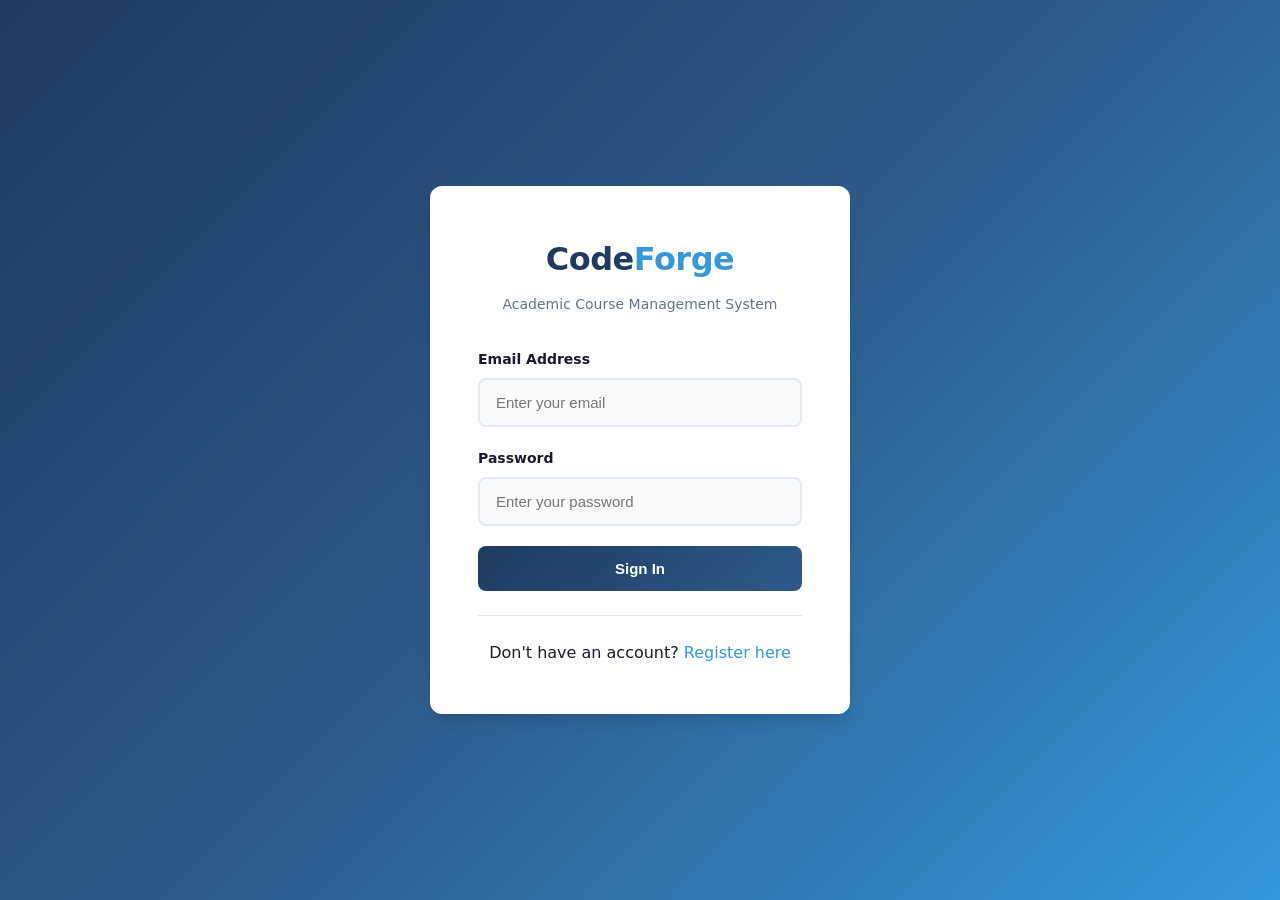
<file: CodeForge/src/main/resources/static/index.html>
<!DOCTYPE html>
<html lang="en">
<head>
    <meta charset="UTF-8">
    <meta name="viewport" content="width=device-width, initial-scale=1.0">
    <meta name="description" content="CodeForge - Academic Course Management System. Login to access your courses and learning materials.">
    <title>Login - CodeForge</title>
    <link rel="stylesheet" href="css/style.css">
</head>
<body>
<div class="auth-container">
    <div class="auth-card">
        <div class="auth-logo">
            <h1>Code<span>Forge</span></h1>
            <p>Academic Course Management System</p>
        </div>

        <div id="messageContainer"></div>

        <form id="loginForm">
            <div class="form-group">
                <label for="email">Email Address</label>
                <input
                        type="email"
                        id="email"
                        name="email"
                        placeholder="Enter your email"
                        required
                        autocomplete="email"
                >
            </div>

            <div class="form-group">
                <label for="password">Password</label>
                <input
                        type="password"
                        id="password"
                        name="password"
                        placeholder="Enter your password"
                        required
                        autocomplete="current-password"
                >
            </div>

            <button type="submit" class="btn btn-primary" id="loginBtn">
                Sign In
            </button>
        </form>

        <div class="auth-links">
            <p>Don't have an account? <a href="register.html">Register here</a></p>
        </div>
    </div>
</div>

<script src="js/app.js"></script>
<script>
    // Redirect if already logged in
    redirectIfAuthenticated();

    const loginForm = document.getElementById('loginForm');
    const loginBtn = document.getElementById('loginBtn');

    loginForm.addEventListener('submit', async (e) => {
      e.preventDefault();

      const email = document.getElementById('email').value.trim();
      const password = document.getElementById('password').value;

      // Validation
      if (!validateEmail(email)) {
        showMessage('messageContainer', 'Please enter a valid email address', 'error');
        return;
      }

      if (!validatePassword(password)) {
        showMessage('messageContainer', 'Password must be at least 6 characters', 'error');
        return;
      }

      loginBtn.disabled = true;
      loginBtn.textContent = 'Signing in...';

      try {
        const result = await login(email, password);

        showMessage('messageContainer', 'Login successful! Redirecting...', 'success');

        setTimeout(() => {
          if (result.role === 'ADMIN') {
            window.location.href = 'admin-dashboard.html';
          } else {
            window.location.href = 'dashboard.html';
          }
        }, 500);
      } catch (error) {
        showMessage('messageContainer', error.message || 'Login failed. Please check your credentials.', 'error');
        loginBtn.disabled = false;
        loginBtn.textContent = 'Sign In';
      }
    });
</script>
</body>
</html>
</file>
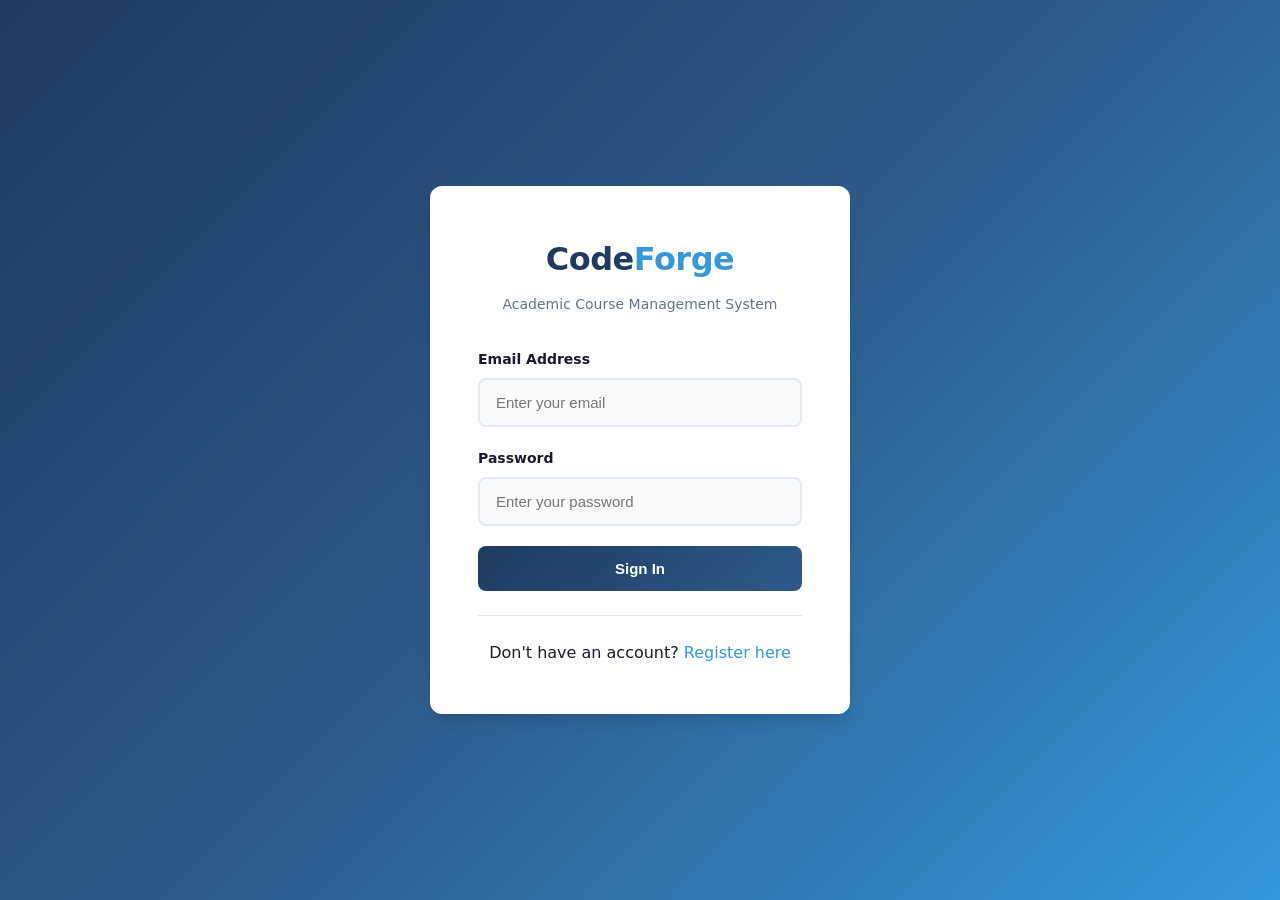
<file: CodeForge/src/main/resources/static/community.html>
<!DOCTYPE html>
<html lang="en">
<head>
    <meta charset="UTF-8">
    <meta name="viewport" content="width=device-width, initial-scale=1.0">
    <title>Community - CodeForge</title>
    <link rel="stylesheet" href="css/style.css">
</head>
<body>

<!-- Header -->
<div class="header">
    <h1 id="courseTitle">Community</h1>
    <div class="header-nav">
        <a href="dashboard.html">Dashboard</a>
        <a href="my-enrollments.html">My Enrollments</a>
        <a href="#" onclick="logout()">Logout</a>
    </div>
</div>

<div class="container">

    <a href="dashboard.html" class="back-link">← Back to Courses</a>

    <div class="community-container">

        <!-- Members -->
        <div class="members-section">
            <div class="members-header">Community Members</div>
            <div class="members-list" id="members">
                <div class="loading">Loading members...</div>
            </div>
        </div>

        <!-- Chat -->
        <div class="chat-section">
            <div class="chat-header">
                <span>Community Chat</span>
                <span class="chat-status">Online</span>
            </div>

            <div class="chat-messages" id="chatBox">
                <div class="loading">Loading messages...</div>
            </div>

            <div class="chat-input-container">
                <input
                        type="text"
                        id="messageInput"
                        placeholder="Type your message..."
                >
                <button class="btn btn-primary" id="sendBtn">Send</button>
            </div>
        </div>

    </div>
</div>

<script src="js/app.js"></script>
<script>
    // 🔐 Auth guard
    requireAuth();

    const params = new URLSearchParams(window.location.search);
    const courseId = params.get("courseId");
    const title = params.get("title");

    document.getElementById("courseTitle").innerText =
        title ? decodeURIComponent(title) : "Community";

    document.getElementById("sendBtn").addEventListener("click", sendMessage);

    // Initial load
    loadMembers();
    loadMessages();
    setInterval(loadMessages, 8000);

    // ---------------- FUNCTIONS ----------------

    async function loadMembers() {
        try {
            const members = await apiFetch(`/api/enrollments/course/${courseId}`);

            const container = document.getElementById("members");
            container.innerHTML = "";

            if (!members || members.length === 0) {
                container.innerHTML = "<div class='empty-state'>No members</div>";
                return;
            }

            members.forEach(m => {
                container.innerHTML += `
                    <div class="member-item">
                        <div class="member-avatar">
                            ${m.name.charAt(0).toUpperCase()}
                        </div>
                        <div class="member-info">
                            <div class="member-name">${escapeHtml(m.name)}</div>
                            <div class="member-email">${escapeHtml(m.email)}</div>
                            <div class="member-branch">${escapeHtml(m.branch)}</div>
                        </div>
                    </div>
                `;
            });
        } catch (err) {
            console.error("Failed to load members", err);
        }
    }

let lastMessageCount = 0;
async function loadMessages() {
    try {
        const res = await apiFetch(`/api/chat/${courseId}`);
        const messages = res;

        if (messages.length === lastMessageCount) return;

        lastMessageCount = messages.length;

        const box = document.getElementById("chatBox");
        box.innerHTML = "";

        messages.forEach(m => {
            box.innerHTML += `
              <div class="chat-message other">
                <div class="message-bubble">${escapeHtml(m.content)}</div>
                <div class="message-meta">
                  <span class="message-sender">${m.senderName}</span>
                  <span>${new Date(m.sentAt).toLocaleTimeString()}</span>
                </div>
              </div>
            `;
        });

        box.scrollTop = box.scrollHeight;
    } catch (err) {
        console.error("Failed to load messages", err);
    }
}

    async function sendMessage() {
        const input = document.getElementById("messageInput");
        const content = input.value.trim();

        if (!content) return;

        try {
            await apiFetch(`/api/chat/${courseId}`, {
                method: "POST",
                body: JSON.stringify({ content })
            });

            input.value = "";
            loadMessages();
        } catch (err) {
            console.error("Failed to send message", err);
        }
    }
</script>
</body>
</html>
</file>
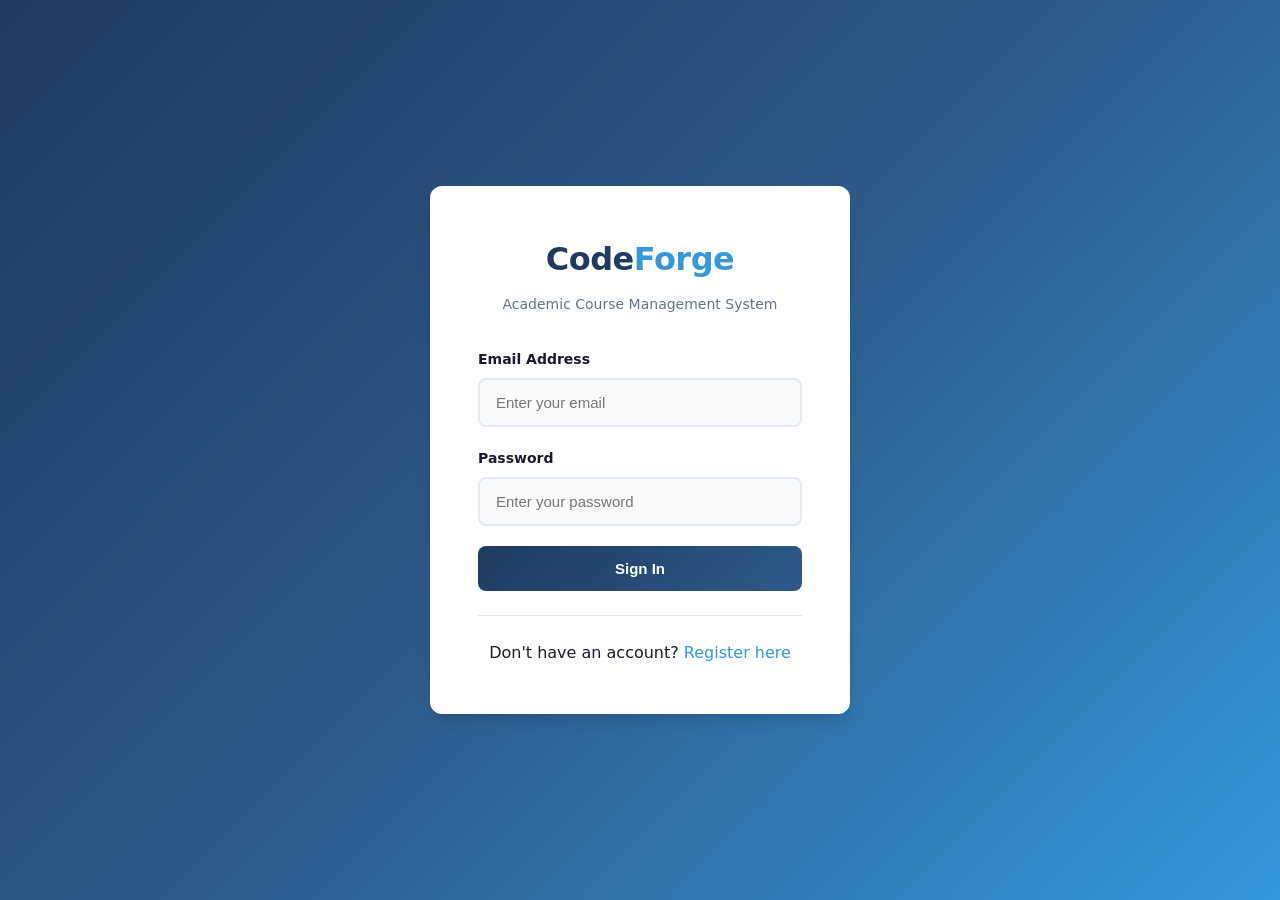
<file: CodeForge/src/main/resources/static/dashboard.html>
<!DOCTYPE html>
<html lang="en">
<head>
    <meta charset="UTF-8">
    <meta name="viewport" content="width=device-width, initial-scale=1.0">
    <meta name="description" content="CodeForge Student Dashboard - Browse and enroll in courses.">
    <title>Student Dashboard - CodeForge</title>
    <link rel="stylesheet" href="css/style.css">
</head>
<body>

<div class="dashboard">
    <!-- Navbar -->
    <nav class="navbar">
        <a href="dashboard.html" class="navbar-brand">Code<span>Forge</span></a>
        <div class="navbar-nav">
            <a href="dashboard.html" class="active">All Courses</a>
            <a href="my-enrollments.html">My Enrollments</a>
            <button class="btn-logout" id="logoutBtn">Logout</button>
        </div>
    </nav>

    <!-- Main Content -->
    <main class="main-content">
        <div class="page-header">
            <h1>Available Courses</h1>
            <p>Browse and enroll in courses to start learning</p>
        </div>

        <!-- Message -->
        <div id="messageContainer"></div>

        <!-- Search Box -->
        <div class="search-box">
            <input
                    type="text"
                    id="searchInput"
                    class="search-input"
                    placeholder="Search courses by title or description..."
                    oninput="handleSearch()"
            >
            <button class="btn btn-outline" onclick="clearSearch()">Clear</button>
        </div>

        <!-- Courses -->
        <div id="coursesContainer" class="cards-grid">
            <div class="loading">Loading courses...</div>
        </div>
    </main>
</div>

<!-- Scripts -->
<script src="js/app.js"></script>
<script>
    // 🔐 Role Guard
    requireRole('STUDENT');

    let enrolledCourseIds = new Set();
    let allCourses = [];

    // Load student's enrollments
    async function loadEnrollments() {
        try {
            const enrollments = await getMyEnrollments();
            enrolledCourseIds = new Set(
                enrollments.map(e => e.courseId || e.course?.id)
            );
        } catch (error) {
            console.error('Failed to load enrollments:', error);
        }
    }

    // Load all courses
    async function loadCourses() {
        const container = document.getElementById('coursesContainer');
        try {
            await loadEnrollments();
            allCourses = await getCourses();
            renderCourses(allCourses);
        } catch (error) {
            container.innerHTML =
                `<div class="message message-error">
                    Failed to load courses
                 </div>`;
        }
    }

    // Search handler
    function handleSearch() {
        const term = document.getElementById('searchInput').value;
        renderCourses(filterCourses(allCourses, term));
    }

    // Clear search
    function clearSearch() {
        document.getElementById('searchInput').value = '';
        renderCourses(allCourses);
    }

    // Render courses
    function renderCourses(courses) {
        const container = document.getElementById('coursesContainer');

        if (!courses || courses.length === 0) {
            container.innerHTML =
                '<div class="empty-state"><h3>No Courses Found</h3></div>';
            return;
        }

        container.innerHTML = courses.map(course => {
            const isEnrolled = enrolledCourseIds.has(course.id);

            return `
                <div class="card">
                    <div class="card-header">
                        <h3>${escapeHtml(course.name || course.title)}</h3>
                        <p>${escapeHtml(course.code || '')}</p>
                    </div>

                    <div class="card-body">
                        <p>${escapeHtml(course.description || 'No description')}</p>

                        <div class="card-actions">
                            ${
                                isEnrolled
                                    ? `
                                        <span class="badge badge-student">✓ Enrolled</span>
                                        <a
                                            href="community.html?courseId=${course.id}&title=${encodeURIComponent(course.name || course.title)}"
                                            class="btn btn-outline">
                                            View Community
                                        </a>
                                      `
                                    : `
                                        <button
                                            class="btn btn-success"
                                            onclick="handleEnroll(${course.id})">
                                            Enroll Now
                                        </button>
                                      `
                            }
                        </div>
                    </div>
                </div>
            `;
        }).join('');
    }

    // Enroll handler
    async function handleEnroll(courseId) {
        try {
            await enrollInCourse(courseId);
            showMessage('messageContainer', 'Successfully enrolled!', 'success');
            loadCourses();
        } catch (error) {
            showMessage(
                'messageContainer',
                error.message || 'Failed to enroll',
                'error'
            );
        }
    }

    // Init
    loadCourses();
</script>

</body>
</html>
</file>
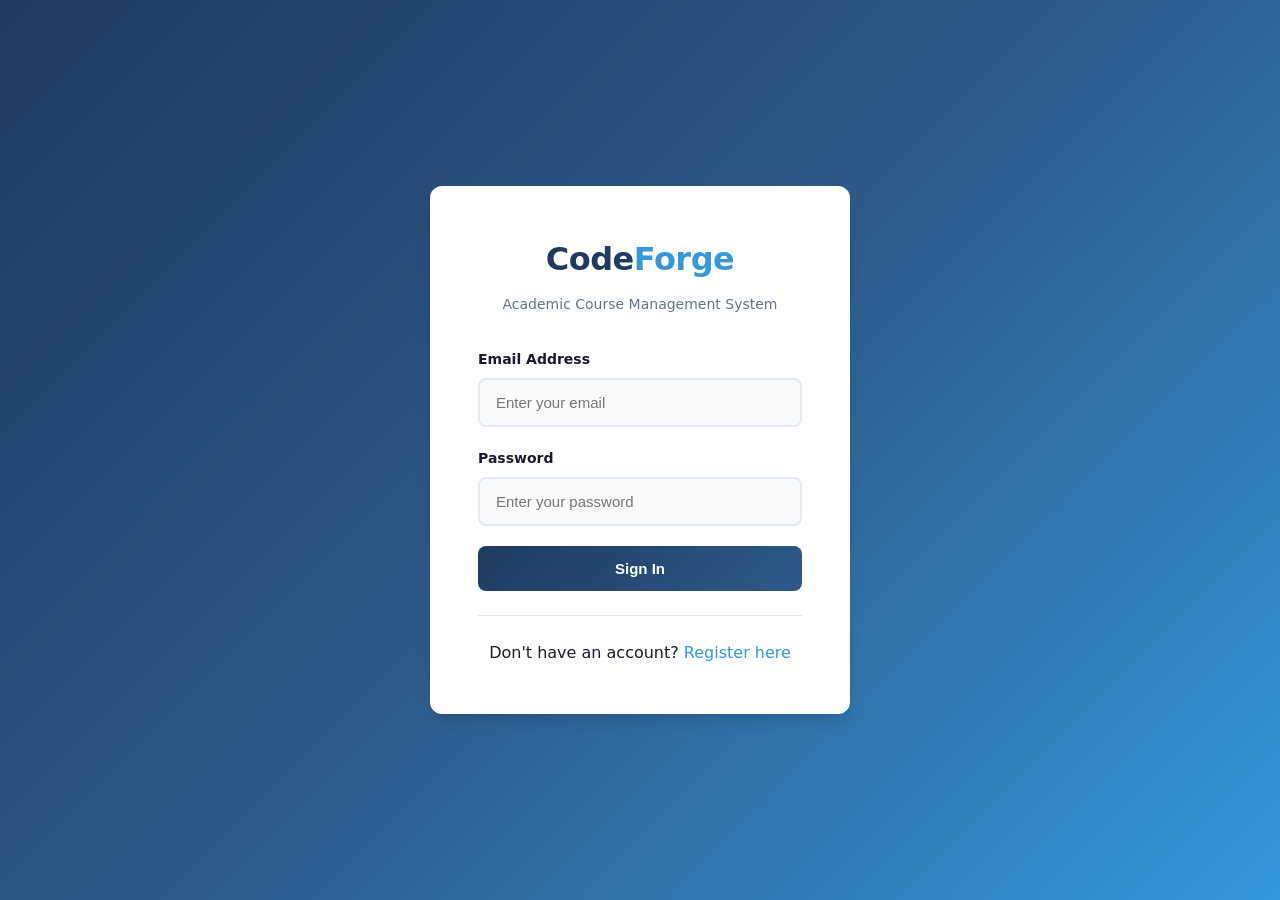
<file: CodeForge/src/main/resources/static/my-enrollments.html>
<!DOCTYPE html>
<html lang="en">
<head>
    <meta charset="UTF-8">
    <meta name="viewport" content="width=device-width, initial-scale=1.0">
    <meta name="description" content="CodeForge - View and manage your enrolled courses.">
    <title>My Enrollments - CodeForge</title>
    <link rel="stylesheet" href="css/style.css">
</head>
<body>

<div class="dashboard">
    <!-- Navbar -->
    <nav class="navbar">
        <a href="dashboard.html" class="navbar-brand">Code<span>Forge</span></a>
        <div class="navbar-nav">
            <a href="dashboard.html">All Courses</a>
            <a href="my-enrollments.html" class="active">My Enrollments</a>
            <button class="btn-logout" id="logoutBtn">Logout</button>
        </div>
    </nav>

    <!-- Main Content -->
    <main class="main-content">
        <div class="page-header">
            <h1>My Enrollments</h1>
            <p>Courses you are currently enrolled in</p>
        </div>

        <div id="messageContainer"></div>

        <div id="enrollmentsContainer" class="cards-grid">
            <div class="loading">Loading enrollments...</div>
        </div>
    </main>
</div>

<script src="js/app.js"></script>
<script>
    // 🔐 Auth Guard
    requireRole('STUDENT');

    async function loadEnrollments() {
      const container = document.getElementById("enrollmentsContainer");

      try {
        const enrollments = await getMyEnrollments();

        // No enrollments
        if (!enrollments || enrollments.length === 0) {
          container.innerHTML = `
            <div class="empty-state">
              <h3>No Enrollments Yet</h3>
              <p>
                You haven't enrolled in any courses.
                <a href="dashboard.html">Browse courses</a> to get started.
              </p>
            </div>
          `;
          return;
        }

        // Render enrollments
        container.innerHTML = enrollments.map(enrollment => `
          <div class="card">
            <div class="card-header">
              <h3>${escapeHtml(enrollment.courseTitle)}</h3>
            </div>

            <div class="card-body">
              <p>${escapeHtml(enrollment.courseDescription || "No description available")}</p>

              <p>
                <strong>Enrolled:</strong>
                ${formatDate(enrollment.enrolledAt)}
              </p>

              <div class="card-actions">
                <button
                  class="btn btn-danger btn-sm"
                  onclick="handleUnenroll(${enrollment.courseId})">
                  Unenroll
                </button>
              </div>
            </div>
          </div>
        `).join("");

      } catch (error) {
        container.innerHTML = `
          <div class="message message-error">
            Failed to load enrollments: ${escapeHtml(error.message)}
          </div>
        `;
      }
    }

    async function handleUnenroll(courseId) {
      if (!confirm("Are you sure you want to unenroll from this course?")) {
        return;
      }

      try {
        await unenrollFromCourse(courseId);
        showMessage("messageContainer", "Successfully unenrolled from course.", "success");
        loadEnrollments();
      } catch (error) {
        showMessage("messageContainer", error.message || "Failed to unenroll", "error");
      }
    }

    // Initial Load
    loadEnrollments();
</script>

</body>
</html>
</file>
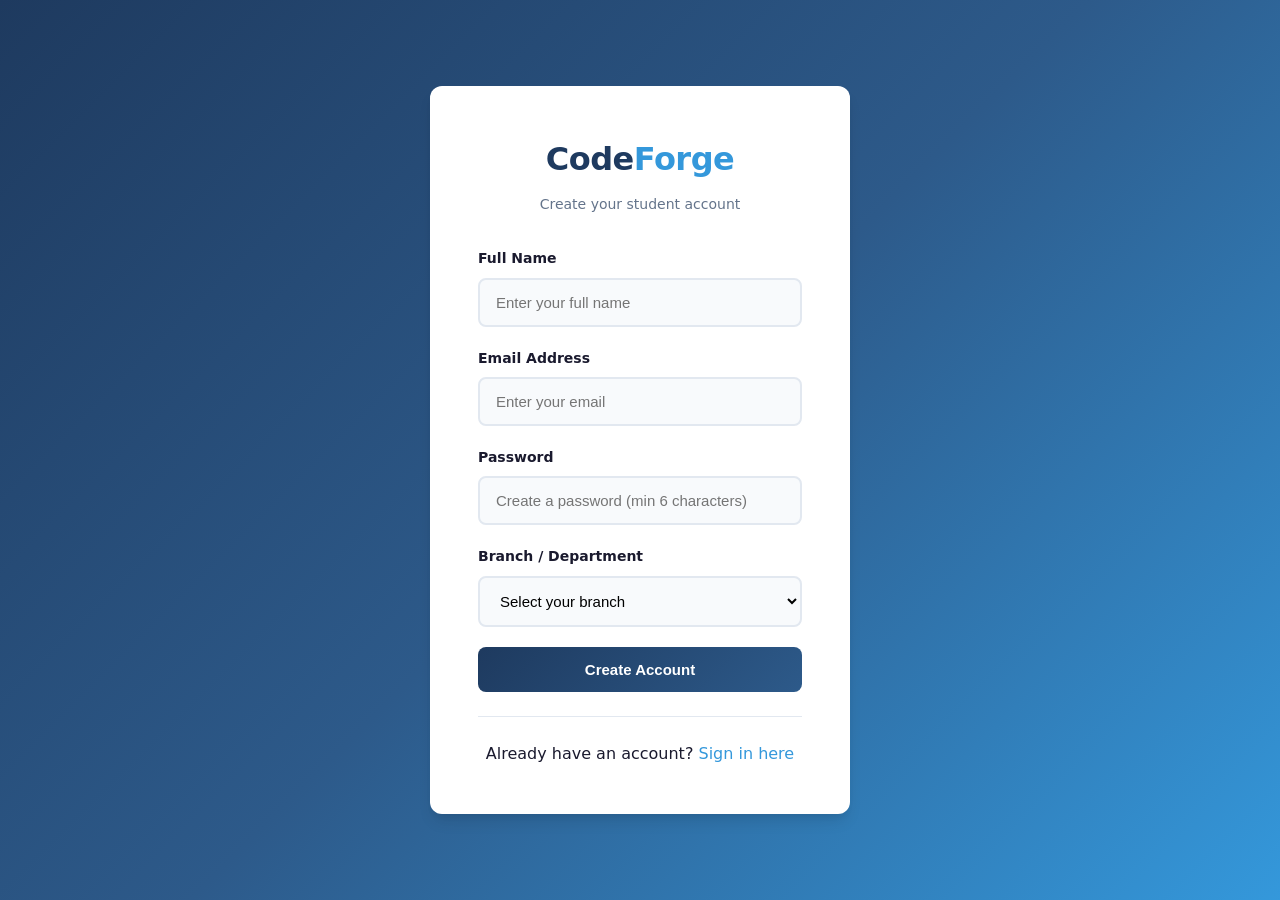
<file: CodeForge/src/main/resources/static/register.html>
<!DOCTYPE html>
<html lang="en">
<head>
    <meta charset="UTF-8">
    <meta name="viewport" content="width=device-width, initial-scale=1.0">
    <meta name="description" content="Create your CodeForge account to access courses and learning materials.">
    <title>Register - CodeForge</title>
    <link rel="stylesheet" href="css/style.css">
</head>
<body>
<div class="auth-container">
    <div class="auth-card">
        <div class="auth-logo">
            <h1>Code<span>Forge</span></h1>
            <p>Create your student account</p>
        </div>

        <div id="messageContainer"></div>

        <form id="registerForm">
            <div class="form-group">
                <label for="name">Full Name</label>
                <input
                        type="text"
                        id="name"
                        name="name"
                        placeholder="Enter your full name"
                        required
                        maxlength="100"
                        autocomplete="name"
                >
            </div>

            <div class="form-group">
                <label for="email">Email Address</label>
                <input
                        type="email"
                        id="email"
                        name="email"
                        placeholder="Enter your email"
                        required
                        maxlength="255"
                        autocomplete="email"
                >
            </div>

            <div class="form-group">
                <label for="password">Password</label>
                <input
                        type="password"
                        id="password"
                        name="password"
                        placeholder="Create a password (min 6 characters)"
                        required
                        minlength="6"
                        autocomplete="new-password"
                >
            </div>

            <div class="form-group">
                <label for="branch">Branch / Department</label>
                <select id="branch" name="branch" required>
                    <option value="">Select your branch</option>
                    <option value="CSE">Computer Science & Engineering</option>
                    <option value="ECE">Electronics & Communication</option>
                    <option value="EEE">Electrical & Electronics</option>
                    <option value="ME">Mechanical Engineering</option>
                    <option value="CE">Civil Engineering</option>
                    <option value="IT">Information Technology</option>
                    <option value="OTHER">Other</option>
                </select>
            </div>

            <button type="submit" class="btn btn-primary" id="registerBtn">
                Create Account
            </button>
        </form>

        <div class="auth-links">
            <p>Already have an account? <a href="index.html">Sign in here</a></p>
        </div>
    </div>
</div>

<script src="js/app.js"></script>
<script>
    // Redirect if already logged in
    redirectIfAuthenticated();

    const registerForm = document.getElementById('registerForm');
    const registerBtn = document.getElementById('registerBtn');

    registerForm.addEventListener('submit', async (e) => {
      e.preventDefault();

      const name = document.getElementById('name').value.trim();
      const email = document.getElementById('email').value.trim();
      const password = document.getElementById('password').value;
      const branch = document.getElementById('branch').value;

      // Validation
      if (!validateRequired(name)) {
        showMessage('messageContainer', 'Please enter your full name', 'error');
        return;
      }

      if (!validateEmail(email)) {
        showMessage('messageContainer', 'Please enter a valid email address', 'error');
        return;
      }

      if (!validatePassword(password)) {
        showMessage('messageContainer', 'Password must be at least 6 characters', 'error');
        return;
      }

      if (!validateRequired(branch)) {
        showMessage('messageContainer', 'Please select your branch', 'error');
        return;
      }

      registerBtn.disabled = true;
      registerBtn.textContent = 'Creating account...';

      try {
        await register(name, email, password, branch);

        showMessage('messageContainer', 'Account created successfully! Redirecting to login...', 'success');

        setTimeout(() => {
          window.location.href = 'index.html';
        }, 1500);
      } catch (error) {
        showMessage('messageContainer', error.message || 'Registration failed. Please try again.', 'error');
        registerBtn.disabled = false;
        registerBtn.textContent = 'Create Account';
      }
    });
</script>
</body>
</html>
</file>
<file: CodeForge/src/main/resources/static/css/style.css>
/* CodeForge - Academic Course Management System */
* {
  margin: 0;
  padding: 0;
  box-sizing: border-box;
}

:root {
  --primary: #1e3a5f;
  --primary-light: #2d5a8a;
  --primary-dark: #0f1d2f;
  --secondary: #3498db;
  --accent: #27ae60;
  --danger: #e74c3c;
  --warning: #f39c12;
  --bg-light: #f8fafc;
  --bg-card: #ffffff;
  --text-dark: #1a1a2e;
  --text-muted: #64748b;
  --border: #e2e8f0;
  --shadow: 0 4px 6px -1px rgba(0, 0, 0, 0.1), 0 2px 4px -1px rgba(0, 0, 0, 0.06);
  --shadow-lg: 0 10px 15px -3px rgba(0, 0, 0, 0.1), 0 4px 6px -2px rgba(0, 0, 0, 0.05);
  --radius: 12px;
}

body {
  font-family: 'Segoe UI', system-ui, -apple-system, sans-serif;
  background: var(--bg-light);
  color: var(--text-dark);
  min-height: 100vh;
  line-height: 1.6;
}

/* Auth Pages */
.auth-container {
  min-height: 100vh;
  display: flex;
  align-items: center;
  justify-content: center;
  background: linear-gradient(135deg, var(--primary) 0%, var(--primary-light) 50%, var(--secondary) 100%);
  padding: 20px;
}

.auth-card {
  background: var(--bg-card);
  padding: 48px;
  border-radius: var(--radius);
  box-shadow: var(--shadow-lg);
  width: 100%;
  max-width: 420px;
}

.auth-logo {
  text-align: center;
  margin-bottom: 32px;
}

.auth-logo h1 {
  font-size: 32px;
  font-weight: 700;
  color: var(--primary);
  letter-spacing: -0.5px;
}

.auth-logo span {
  color: var(--secondary);
}

.auth-logo p {
  color: var(--text-muted);
  font-size: 14px;
  margin-top: 8px;
}

/* Forms */
.form-group {
  margin-bottom: 20px;
}

.form-group label {
  display: block;
  font-weight: 600;
  font-size: 14px;
  color: var(--text-dark);
  margin-bottom: 8px;
}

.form-group input,
.form-group select {
  width: 100%;
  padding: 14px 16px;
  border: 2px solid var(--border);
  border-radius: 8px;
  font-size: 15px;
  transition: all 0.2s ease;
  background: var(--bg-light);
}

.form-group input:focus,
.form-group select:focus {
  outline: none;
  border-color: var(--secondary);
  background: var(--bg-card);
  box-shadow: 0 0 0 3px rgba(52, 152, 219, 0.15);
}

/* Buttons */
.btn {
  display: inline-flex;
  align-items: center;
  justify-content: center;
  gap: 8px;
  padding: 14px 24px;
  border: none;
  border-radius: 8px;
  font-size: 15px;
  font-weight: 600;
  cursor: pointer;
  transition: all 0.2s ease;
  text-decoration: none;
}

.btn-primary {
  background: linear-gradient(135deg, var(--primary) 0%, var(--primary-light) 100%);
  color: white;
  width: 100%;
}

.btn-primary:hover {
  transform: translateY(-2px);
  box-shadow: var(--shadow-lg);
}

.btn-secondary {
  background: var(--secondary);
  color: white;
}

.btn-secondary:hover {
  background: #2980b9;
}

.btn-success {
  background: var(--accent);
  color: white;
}

.btn-success:hover {
  background: #219a52;
}

.btn-danger {
  background: var(--danger);
  color: white;
}

.btn-danger:hover {
  background: #c0392b;
}

.btn-outline {
  background: transparent;
  border: 2px solid var(--border);
  color: var(--text-dark);
}

.btn-outline:hover {
  border-color: var(--secondary);
  color: var(--secondary);
}

.btn-sm {
  padding: 10px 16px;
  font-size: 13px;
}

/* Auth Links */
.auth-links {
  text-align: center;
  margin-top: 24px;
  padding-top: 24px;
  border-top: 1px solid var(--border);
}

.auth-links a {
  color: var(--secondary);
  text-decoration: none;
  font-weight: 500;
}

.auth-links a:hover {
  text-decoration: underline;
}

/* Dashboard Layout */
.dashboard {
  min-height: 100vh;
  display: flex;
  flex-direction: column;
}

.navbar {
  background: var(--primary);
  padding: 16px 32px;
  display: flex;
  align-items: center;
  justify-content: space-between;
  box-shadow: var(--shadow);
  position: sticky;
  top: 0;
  z-index: 100;
}

.navbar-brand {
  color: white;
  font-size: 24px;
  font-weight: 700;
  text-decoration: none;
}

.navbar-brand span {
  color: var(--secondary);
}

.navbar-nav {
  display: flex;
  align-items: center;
  gap: 16px;
}

.navbar-nav a {
  color: rgba(255, 255, 255, 0.85);
  text-decoration: none;
  font-weight: 500;
  padding: 8px 16px;
  border-radius: 6px;
  transition: all 0.2s;
}

.navbar-nav a:hover,
.navbar-nav a.active {
  background: rgba(255, 255, 255, 0.1);
  color: white;
}

.btn-logout {
  background: rgba(231, 76, 60, 0.9);
  color: white;
  border: none;
  padding: 10px 20px;
  border-radius: 6px;
  cursor: pointer;
  font-weight: 600;
  transition: all 0.2s;
}

.btn-logout:hover {
  background: var(--danger);
}

/* Main Content */
.main-content {
  flex: 1;
  padding: 32px;
  max-width: 1400px;
  margin: 0 auto;
  width: 100%;
}

.page-header {
  margin-bottom: 32px;
}

.page-header h1 {
  font-size: 28px;
  font-weight: 700;
  color: var(--primary);
  margin-bottom: 8px;
}

.page-header p {
  color: var(--text-muted);
}

/* Cards Grid */
.cards-grid {
  display: grid;
  grid-template-columns: repeat(auto-fill, minmax(320px, 1fr));
  gap: 24px;
}

.card {
  background: var(--bg-card);
  border-radius: var(--radius);
  box-shadow: var(--shadow);
  overflow: hidden;
  transition: all 0.3s ease;
}

.card:hover {
  transform: translateY(-4px);
  box-shadow: var(--shadow-lg);
}

.card-header {
  background: linear-gradient(135deg, var(--primary) 0%, var(--primary-light) 100%);
  color: white;
  padding: 20px 24px;
}

.card-header h3 {
  font-size: 18px;
  font-weight: 600;
  margin-bottom: 4px;
}

.card-header p {
  font-size: 13px;
  opacity: 0.85;
}

.card-body {
  padding: 24px;
}

.card-body p {
  color: var(--text-muted);
  font-size: 14px;
  margin-bottom: 16px;
}

.card-actions {
  display: flex;
  justify-content: center;
  align-items: center;
  gap: 12px;
  flex-wrap: wrap;
}

.card-actions .btn,
.card-actions .badge {
  min-height: 44px;
  padding: 12px 24px;
  display: inline-flex;
  align-items: center;
  justify-content: center;
}

/* Stats Cards */
.stats-grid {
  display: grid;
  grid-template-columns: repeat(auto-fit, minmax(200px, 1fr));
  gap: 20px;
  margin-bottom: 32px;
}

.stat-card {
  background: var(--bg-card);
  padding: 24px;
  border-radius: var(--radius);
  box-shadow: var(--shadow);
  text-align: center;
}

.stat-card .stat-value {
  font-size: 36px;
  font-weight: 700;
  color: var(--primary);
}

.stat-card .stat-label {
  color: var(--text-muted);
  font-size: 14px;
  margin-top: 4px;
}

/* Create Form */
.create-form {
  background: var(--bg-card);
  padding: 32px;
  border-radius: var(--radius);
  box-shadow: var(--shadow);
  margin-bottom: 32px;
}

.create-form h2 {
  font-size: 20px;
  font-weight: 600;
  color: var(--primary);
  margin-bottom: 24px;
  padding-bottom: 16px;
  border-bottom: 2px solid var(--border);
}

.form-row {
  display: grid;
  grid-template-columns: repeat(auto-fit, minmax(200px, 1fr));
  gap: 20px;
}

/* Table */
.table-container {
  background: var(--bg-card);
  border-radius: var(--radius);
  box-shadow: var(--shadow);
  overflow: hidden;
}

.table-header {
  padding: 20px 24px;
  border-bottom: 2px solid var(--border);
}

.table-header h2 {
  font-size: 18px;
  font-weight: 600;
  color: var(--primary);
}

table {
  width: 100%;
  border-collapse: collapse;
}

th, td {
  padding: 16px 24px;
  text-align: left;
  border-bottom: 1px solid var(--border);
}

th {
  background: var(--bg-light);
  font-weight: 600;
  color: var(--text-dark);
  font-size: 13px;
  text-transform: uppercase;
  letter-spacing: 0.5px;
}

td {
  color: var(--text-dark);
}

tr:hover {
  background: var(--bg-light);
}

/* Messages */
.message {
  padding: 16px 20px;
  border-radius: 8px;
  margin-bottom: 20px;
  font-weight: 500;
}

.message-success {
  background: #d4edda;
  color: #155724;
  border: 1px solid #c3e6cb;
}

.message-error {
  background: #f8d7da;
  color: #721c24;
  border: 1px solid #f5c6cb;
}

.message-info {
  background: #d1ecf1;
  color: #0c5460;
  border: 1px solid #bee5eb;
}

/* Loading */
.loading {
  text-align: center;
  padding: 60px 20px;
  color: var(--text-muted);
}

.loading::after {
  content: '';
  display: block;
  width: 40px;
  height: 40px;
  margin: 20px auto;
  border: 3px solid var(--border);
  border-top-color: var(--secondary);
  border-radius: 50%;
  animation: spin 1s linear infinite;
}

@keyframes spin {
  to { transform: rotate(360deg); }
}

/* Empty State */
.empty-state {
  text-align: center;
  padding: 60px 20px;
  color: var(--text-muted);
}

.empty-state svg {
  width: 80px;
  height: 80px;
  margin-bottom: 20px;
  opacity: 0.5;
}

.empty-state h3 {
  font-size: 18px;
  margin-bottom: 8px;
  color: var(--text-dark);
}

/* Responsive */
@media (max-width: 768px) {
  .navbar {
    padding: 12px 16px;
    flex-wrap: wrap;
    gap: 12px;
  }

  .navbar-nav {
    width: 100%;
    justify-content: center;
  }

  .main-content {
    padding: 20px;
  }

  .auth-card {
    padding: 32px 24px;
  }

  .cards-grid {
    grid-template-columns: 1fr;
  }

  .form-row {
    grid-template-columns: 1fr;
  }

  th, td {
    padding: 12px 16px;
  }
}

/* Badge */
.badge {
  display: inline-block;
  padding: 4px 12px;
  border-radius: 20px;
  font-size: 12px;
  font-weight: 600;
}

.badge-student {
  background: #e3f2fd;
  color: #1565c0;
}

.badge-admin {
  background: #fce4ec;
  color: #c2185b;
}

/* Section */
.section {
  margin-bottom: 40px;
}

.section-title {
  font-size: 20px;
  font-weight: 600;
  color: var(--primary);
  margin-bottom: 20px;
  display: flex;
  align-items: center;
  gap: 12px;
}

.section-title::after {
  content: '';
  flex: 1;
  height: 2px;
  background: var(--border);
}

/* Search Box - Fixed Alignment */
.search-box {
  display: flex;
  align-items: center;
  gap: 12px;
  margin-bottom: 24px;
  max-width: 500px;
}

.search-input {
  flex: 1;
  padding: 12px 16px;
  border: 2px solid var(--border);
  border-radius: 8px;
  font-size: 15px;
  transition: all 0.2s ease;
  background: var(--bg-card);
  min-width: 0;
}

.search-input:focus {
  outline: none;
  border-color: var(--secondary);
  box-shadow: 0 0 0 3px rgba(52, 152, 219, 0.15);
}

.search-box .btn {
  flex-shrink: 0;
  white-space: nowrap;
}

/* Community Page Layout */
.community-container {
  display: grid;
  grid-template-columns: 320px 1fr;
  gap: 24px;
  min-height: 600px;
}

/* Members Section */
.members-section {
  background: var(--bg-card);
  border-radius: var(--radius);
  box-shadow: var(--shadow);
  display: flex;
  flex-direction: column;
  max-height: calc(100vh - 200px);
  overflow: hidden;
}

.members-header {
  padding: 20px;
  font-size: 16px;
  font-weight: 600;
  color: var(--primary);
  border-bottom: 2px solid var(--border);
  background: var(--bg-light);
}

.members-list {
  flex: 1;
  overflow-y: auto;
  padding: 12px;
}

.member-item {
  display: flex;
  align-items: center;
  gap: 12px;
  padding: 12px;
  border-radius: 8px;
  transition: background 0.2s;
}

.member-item:hover {
  background: var(--bg-light);
}

.member-avatar {
  width: 44px;
  height: 44px;
  border-radius: 50%;
  background: linear-gradient(135deg, var(--primary) 0%, var(--secondary) 100%);
  display: flex;
  align-items: center;
  justify-content: center;
  color: white;
  font-weight: 600;
  font-size: 16px;
  flex-shrink: 0;
}

.member-info {
  flex: 1;
  min-width: 0;
}

.member-name {
  font-weight: 600;
  color: var(--text-dark);
  margin-bottom: 2px;
}

.member-email {
  font-size: 13px;
  color: var(--text-muted);
  overflow: hidden;
  text-overflow: ellipsis;
  white-space: nowrap;
}

.member-branch {
  font-size: 12px;
  color: var(--secondary);
  background: rgba(52, 152, 219, 0.1);
  padding: 2px 8px;
  border-radius: 12px;
  display: inline-block;
  margin-top: 4px;
}

/* Chat Section */
.chat-section {
  background: var(--bg-card);
  border-radius: var(--radius);
  box-shadow: var(--shadow);
  display: flex;
  flex-direction: column;
  max-height: calc(100vh - 200px);
  min-height: 500px;
  overflow: hidden;
}

.chat-header {
  padding: 20px;
  font-size: 16px;
  font-weight: 600;
  color: var(--primary);
  border-bottom: 2px solid var(--border);
  background: var(--bg-light);
  display: flex;
  align-items: center;
  justify-content: space-between;
}

.chat-status {
  display: flex;
  align-items: center;
  gap: 6px;
  font-size: 13px;
  font-weight: 500;
  color: var(--accent);
}

.chat-status::before {
  content: '';
  width: 8px;
  height: 8px;
  background: var(--accent);
  border-radius: 50%;
  animation: pulse 2s infinite;
}

@keyframes pulse {
  0%, 100% { opacity: 1; }
  50% { opacity: 0.5; }
}

/* Chat Messages Container */
.chat-messages {
  flex: 1;
  overflow-y: auto;
  padding: 20px;
  display: flex;
  flex-direction: column;
  gap: 16px;
  background: var(--bg-light);
  min-height: 300px;
}

.chat-message {
  max-width: 75%;
  animation: fadeIn 0.3s ease;
}

@keyframes fadeIn {
  from { opacity: 0; transform: translateY(10px); }
  to { opacity: 1; transform: translateY(0); }
}

.chat-message.own {
  align-self: flex-end;
}

.chat-message.other {
  align-self: flex-start;
}

.message-bubble {
  padding: 12px 16px;
  border-radius: 16px;
  font-size: 14px;
  line-height: 1.5;
  word-wrap: break-word;
}

.chat-message.own .message-bubble {
  background: linear-gradient(135deg, var(--primary) 0%, var(--primary-light) 100%);
  color: white;
  border-bottom-right-radius: 4px;
}

.chat-message.other .message-bubble {
  background: var(--bg-card);
  color: var(--text-dark);
  border-bottom-left-radius: 4px;
  box-shadow: var(--shadow);
}

.message-meta {
  display: flex;
  align-items: center;
  gap: 8px;
  margin-top: 6px;
  font-size: 12px;
  color: var(--text-muted);
}

.chat-message.own .message-meta {
  justify-content: flex-end;
}

.message-sender {
  font-weight: 600;
}

/* Chat Input */
.chat-input-container {
  padding: 16px 20px;
  border-top: 2px solid var(--border);
  display: flex;
  gap: 12px;
  align-items: center;
  background: var(--bg-card);
}

/* Big input */
.chat-input-container input {
  flex: 1;
  height: 48px;
  padding: 0 18px;
  border: 2px solid var(--border);
  border-radius: 24px;
  font-size: 15px;
  background: var(--bg-light);
}

/* Small send button */
.chat-input-container .btn-primary {
  width: auto;
  height: 40px;
  padding: 0 20px;
  font-size: 14px;
  border-radius: 20px;
  min-width: 90px;
  flex-shrink: 0;
}

/* Back Link */
.back-link {
  display: inline-flex;
  align-items: center;
  gap: 8px;
  color: var(--secondary);
  text-decoration: none;
  font-weight: 500;
  margin-bottom: 20px;
  transition: color 0.2s;
}

.back-link:hover {
  color: var(--primary);
  text-decoration: underline;
}

/* Header for community page */
.header {
  background: var(--primary);
  padding: 20px 32px;
  display: flex;
  align-items: center;
  justify-content: space-between;
  box-shadow: var(--shadow);
}

.header h1 {
  color: white;
  font-size: 24px;
  font-weight: 700;
}

.header-nav {
  display: flex;
  gap: 20px;
}

.header-nav a {
  color: rgba(255, 255, 255, 0.85);
  text-decoration: none;
  font-weight: 500;
  transition: color 0.2s;
}

.header-nav a:hover {
  color: white;
}

/* Container */
.container {
  max-width: 1400px;
  margin: 0 auto;
  padding: 32px;
}

/* Alert Messages */
#alertContainer .message {
  animation: slideIn 0.3s ease;
}

@keyframes slideIn {
  from { opacity: 0; transform: translateY(-10px); }
  to { opacity: 1; transform: translateY(0); }
}

/* Spinner */
.spinner {
  width: 32px;
  height: 32px;
  border: 3px solid var(--border);
  border-top-color: var(--secondary);
  border-radius: 50%;
  animation: spin 0.8s linear infinite;
  margin: 0 auto 12px;
}

/* Responsive Community Layout */
@media (max-width: 1024px) {
  .community-container {
    grid-template-columns: 1fr;
  }

  .members-section {
    max-height: 300px;
  }

  .chat-section {
    min-height: 450px;
  }
}

@media (max-width: 768px) {
  .container {
    padding: 20px 16px;
  }

  .header {
    padding: 16px 20px;
    flex-direction: column;
    gap: 16px;
  }

  .chat-input-container {
    flex-direction: column;
  }

  .chat-input-container .btn {
    height: 40px;            /* ⬅ smaller than input */
      padding: 0 20px;
      font-size: 14px;
      border-radius: 20px;
      flex-shrink: 0;
      min-width: 90px;
  }
}
</file>
